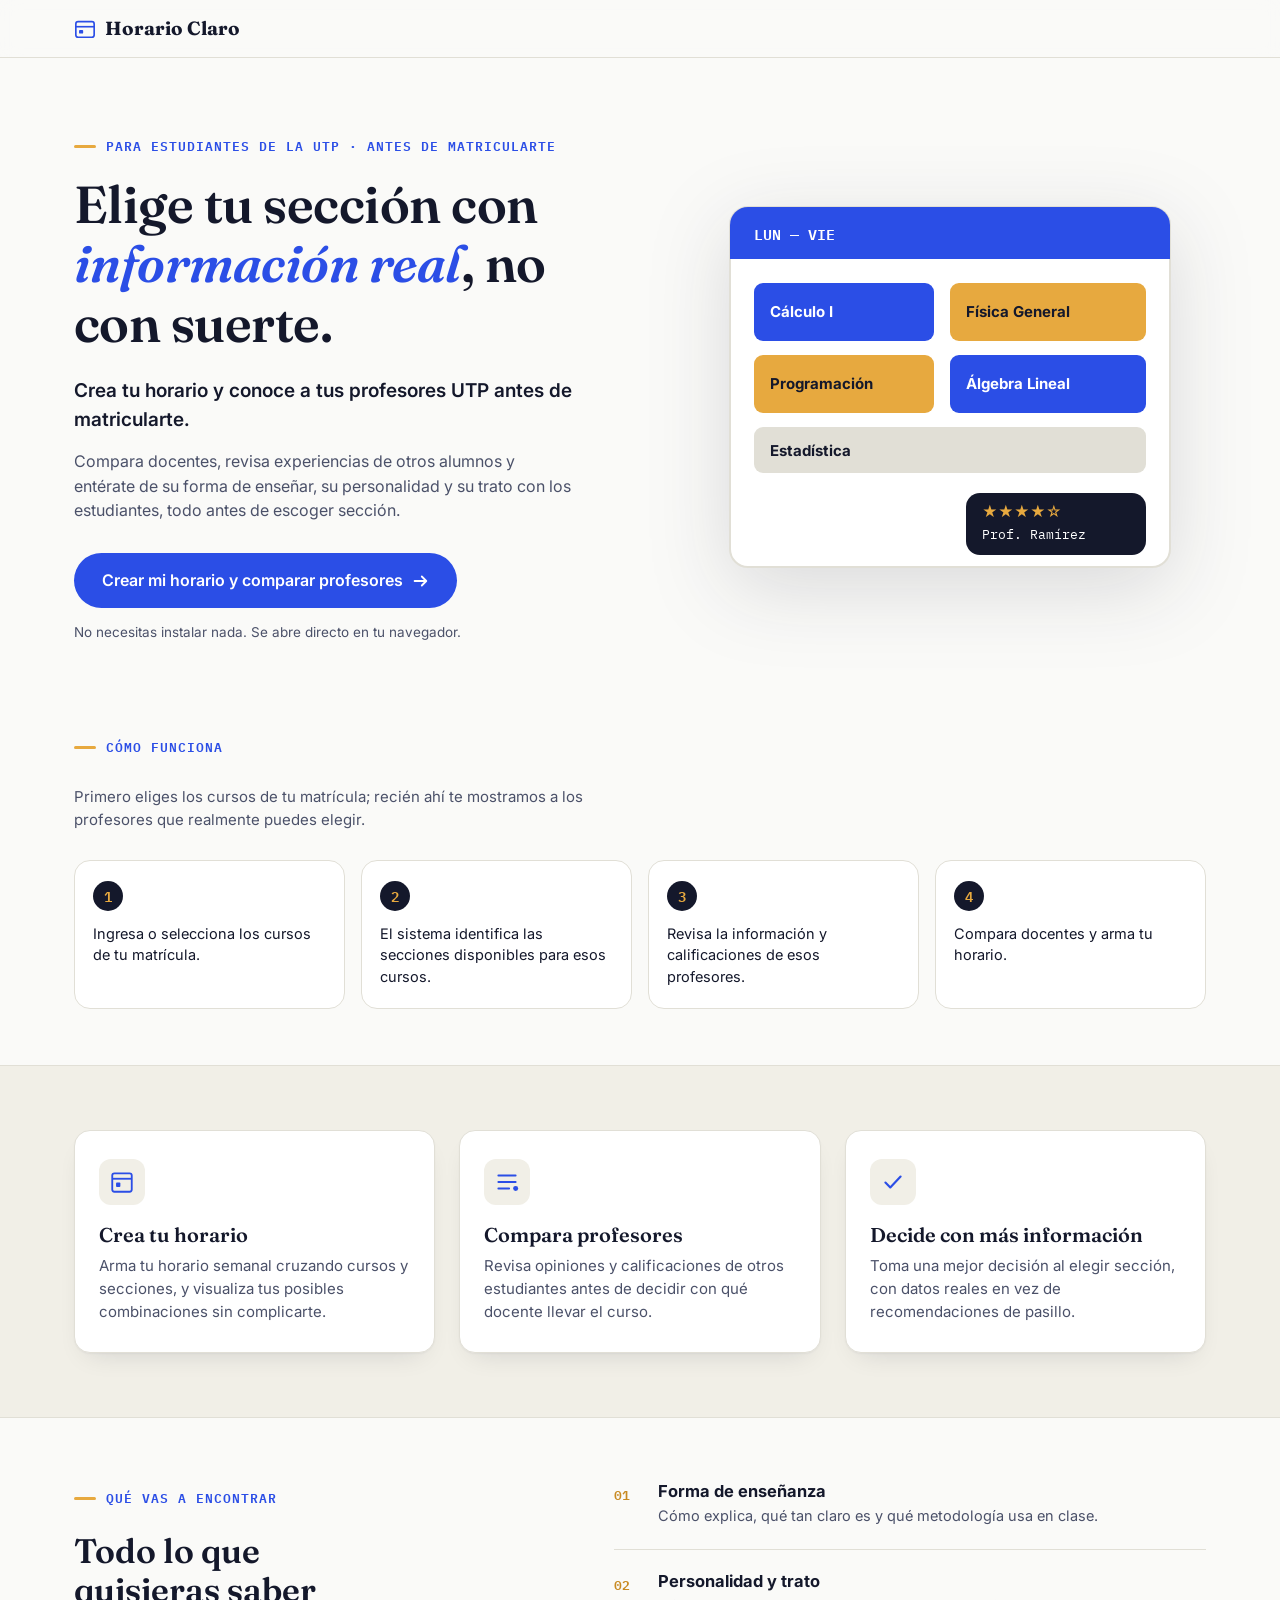
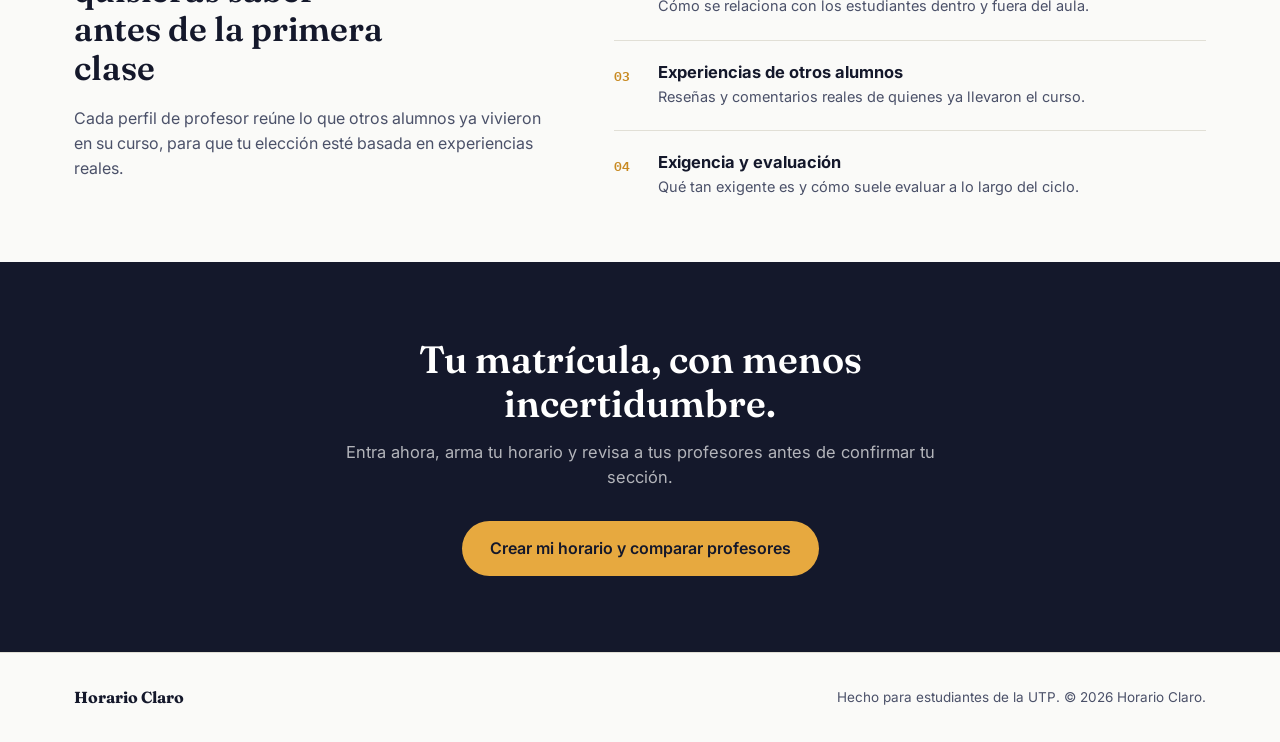
<file: index.html>
<!DOCTYPE html>
<html lang="es">
<head>
  <meta charset="UTF-8" />
  <meta name="viewport" content="width=device-width, initial-scale=1.0" />

  <!-- ============================================================ -->
  <!-- SEO — TÍTULO Y DESCRIPCIÓN                                    -->
  <!-- Cambia estos textos por los de tu proyecto real.               -->
  <!-- ============================================================ -->
  <title>Horario Claro — Crea tu horario UTP y conoce a tus profesores antes de matricularte</title>
  <meta name="description" content="Plataforma para estudiantes de la UTP: arma tu horario y compara profesores antes de elegir sección. Forma de enseñanza, trato con los estudiantes y experiencias de otros alumnos, todo en un solo lugar." />
  <meta name="keywords" content="horario UTP, horario universitario UTP, crear horario UTP, calificación de profesores UTP, reseñas de profesores UTP, matrícula UTP, elegir sección UTP, comparar profesores" />
  <meta name="author" content="Horario Claro" />
  <meta name="robots" content="index, follow" />

  <!-- ============================================================ -->
  <!-- URL CANÓNICA                                                   -->
  <!-- Reemplaza por la URL final de tu GitHub Pages, por ejemplo:    -->
  <!-- https://tu-usuario.github.io/tu-repositorio/                   -->
  <!-- ============================================================ -->
  <link rel="canonical" href="https://tu-usuario.github.io/tu-repositorio/" />

  <!-- ============================================================ -->
  <!-- OPEN GRAPH (compartir en redes / WhatsApp / etc.)              -->
  <!-- ============================================================ -->
  <meta property="og:type" content="website" />
  <meta property="og:site_name" content="Horario Claro" />
  <meta property="og:title" content="Horario Claro — Crea tu horario UTP y conoce a tus profesores antes de matricularte" />
  <meta property="og:description" content="Plataforma para estudiantes de la UTP: arma tu horario y compara profesores antes de elegir sección." />
  <meta property="og:url" content="https://tu-usuario.github.io/tu-repositorio/" />
  <meta property="og:image" content="https://tu-usuario.github.io/tu-repositorio/assets/og-image.png" />
  <meta property="og:image:width" content="1200" />
  <meta property="og:image:height" content="630" />
  <meta property="og:locale" content="es_PE" />

  <!-- Twitter / X Card -->
  <meta name="twitter:card" content="summary_large_image" />
  <meta name="twitter:title" content="Horario Claro — Crea tu horario UTP y conoce a tus profesores" />
  <meta name="twitter:description" content="Compara profesores y arma tu horario UTP antes de matricularte." />
  <meta name="twitter:image" content="https://tu-usuario.github.io/tu-repositorio/assets/og-image.png" />

  <!-- ============================================================ -->
  <!-- FAVICON                                                        -->
  <!-- ============================================================ -->
  <link rel="icon" type="image/svg+xml" href="icons/favicon.svg" />
  <link rel="icon" type="image/png" sizes="32x32" href="icons/favicon-32.png" />
  <link rel="icon" type="image/png" sizes="16x16" href="icons/favicon-16.png" />
  <link rel="apple-touch-icon" href="icons/apple-touch-icon.png" />
  <link rel="manifest" href="site.webmanifest" />
  <meta name="theme-color" content="#14182B" />

  <!-- ============================================================ -->
  <!-- RENDIMIENTO: precargar fuentes y evitar bloqueos               -->
  <!-- ============================================================ -->
  <link rel="preconnect" href="https://fonts.googleapis.com" />
  <link rel="preconnect" href="https://fonts.gstatic.com" crossorigin />
  <link href="https://fonts.googleapis.com/css2?family=Fraunces:ital,opsz,wght@0,9..144,400;0,9..144,600;0,9..144,700;1,9..144,500&family=Inter:wght@400;500;600;700&family=IBM+Plex+Mono:wght@500;600&display=swap" rel="stylesheet" />

  <link rel="stylesheet" href="css/styles.css" />

  <!-- ============================================================ -->
  <!-- DATOS ESTRUCTURADOS (ayuda a Google a entender la página)      -->
  <!-- ============================================================ -->
  <script type="application/ld+json">
  {
    "@context": "https://schema.org",
    "@type": "WebSite",
    "name": "Horario Claro",
    "url": "https://tu-usuario.github.io/tu-repositorio/",
    "description": "Plataforma para estudiantes de la UTP: crear horarios universitarios y comparar profesores antes de matricularse.",
    "inLanguage": "es"
  }
  </script>
</head>
<body>

  <!-- ============================================================ -->
  <!-- HEADER                                                         -->
  <!-- ============================================================ -->
  <header class="site-header" id="top">
    <div class="wrap header-inner">
      <a href="#top" class="brand">
        <span class="brand-mark" aria-hidden="true">
          <svg viewBox="0 0 24 24" width="22" height="22">
            <rect x="2" y="4" width="20" height="17" rx="2.5" fill="none" stroke="currentColor" stroke-width="1.8"/>
            <line x1="2" y1="9.5" x2="22" y2="9.5" stroke="currentColor" stroke-width="1.8"/>
            <rect x="5.5" y="13" width="4.5" height="4" rx="1" fill="currentColor"/>
          </svg>
        </span>
        Horario Claro
      </a>
    </div>
  </header>

  <main>
    <!-- ============================================================ -->
    <!-- HERO                                                           -->
    <!-- ============================================================ -->
    <section class="hero">
      <div class="wrap hero-inner">
        <div class="hero-copy">
          <p class="eyebrow"><span class="eyebrow-dash" aria-hidden="true"></span>Para estudiantes de la UTP · Antes de matricularte</p>
          <h1>Elige tu sección con <em>información real</em>, no con suerte.</h1>
          <p class="lead">Crea tu horario y conoce a tus profesores UTP antes de matricularte.</p>
          <p class="body-text">
            Compara docentes, revisa experiencias de otros alumnos y entérate de su forma de
            enseñar, su personalidad y su trato con los estudiantes, todo antes de escoger sección.
          </p>
          <a href="https://TU-APP.a.run.app" class="btn btn-primary btn-lg">
            Crear mi horario y comparar profesores
            <svg viewBox="0 0 20 20" width="18" height="18" aria-hidden="true"><path d="M4 10h12M12 5l5 5-5 5" fill="none" stroke="currentColor" stroke-width="2" stroke-linecap="round" stroke-linejoin="round"/></svg>
          </a>
          <p class="hero-note">No necesitas instalar nada. Se abre directo en tu navegador.</p>
        </div>

        <div class="hero-art" aria-hidden="true">
          <svg viewBox="0 0 460 380" class="schedule-mock" xmlns="http://www.w3.org/2000/svg">
            <rect x="10" y="10" width="440" height="360" rx="18" fill="var(--surface)" stroke="var(--line)" stroke-width="2"/>
            <rect x="10" y="10" width="440" height="52" rx="18" fill="var(--primary)"/>
            <rect x="10" y="44" width="440" height="18" fill="var(--primary)"/>
            <text x="34" y="43" font-family="IBM Plex Mono, monospace" font-size="15" fill="#fff" font-weight="600">LUN — VIE</text>

            <rect x="34" y="86" width="180" height="58" rx="9" fill="var(--primary)"/>
            <text x="50" y="120" font-family="Inter, sans-serif" font-size="15" fill="#fff" font-weight="700">Cálculo I</text>

            <rect x="230" y="86" width="196" height="58" rx="9" fill="var(--accent)"/>
            <text x="246" y="120" font-family="Inter, sans-serif" font-size="15" fill="#14182B" font-weight="700">Física General</text>

            <rect x="34" y="158" width="180" height="58" rx="9" fill="var(--accent)"/>
            <text x="50" y="192" font-family="Inter, sans-serif" font-size="15" fill="#14182B" font-weight="700">Programación</text>

            <rect x="230" y="158" width="196" height="58" rx="9" fill="var(--primary)"/>
            <text x="246" y="192" font-family="Inter, sans-serif" font-size="15" fill="#fff" font-weight="700">Álgebra Lineal</text>

            <rect x="34" y="230" width="392" height="46" rx="9" fill="var(--line)"/>
            <text x="50" y="259" font-family="Inter, sans-serif" font-size="15" fill="var(--ink)" font-weight="700">Estadística</text>

            <g transform="translate(246,296)">
              <rect width="180" height="62" rx="14" fill="var(--ink)"/>
              <text x="16" y="24" font-family="Inter, sans-serif" font-size="15" fill="var(--accent)">★★★★☆</text>
              <text x="16" y="46" font-family="IBM Plex Mono, monospace" font-size="12.5" fill="#fff">Prof. Ramírez</text>
            </g>
          </svg>
        </div>
      </div>
    </section>

    <!-- ============================================================ -->
    <!-- CÓMO FUNCIONA — flujo en 4 pasos                               -->
    <!-- ============================================================ -->
    <section class="section how-it-works">
      <div class="wrap">
        <div class="how-header">
          <p class="eyebrow"><span class="eyebrow-dash" aria-hidden="true"></span>Cómo funciona</p>
          <p class="how-note">Primero eliges los cursos de tu matrícula; recién ahí te mostramos a los profesores que realmente puedes elegir.</p>
        </div>

        <ol class="steps-row">
          <li>
            <span class="step-num">1</span>
            <p>Ingresa o selecciona los cursos de tu matrícula.</p>
          </li>
          <li>
            <span class="step-num">2</span>
            <p>El sistema identifica las secciones disponibles para esos cursos.</p>
          </li>
          <li>
            <span class="step-num">3</span>
            <p>Revisa la información y calificaciones de esos profesores.</p>
          </li>
          <li>
            <span class="step-num">4</span>
            <p>Compara docentes y arma tu horario.</p>
          </li>
        </ol>
      </div>
    </section>

    <!-- ============================================================ -->
    <!-- CÓMO AYUDA — 3 TARJETAS                                        -->
    <!-- ============================================================ -->
    <section class="section features">
      <div class="wrap">
        <div class="features-grid">
          <article class="feature-card">
            <span class="feature-icon" aria-hidden="true">
              <svg viewBox="0 0 24 24" width="26" height="26"><rect x="3" y="4" width="18" height="17" rx="2" fill="none" stroke="currentColor" stroke-width="1.7"/><line x1="3" y1="9" x2="21" y2="9" stroke="currentColor" stroke-width="1.7"/><rect x="6.5" y="12.5" width="4" height="4" rx="0.8" fill="currentColor"/></svg>
            </span>
            <h3>Crea tu horario</h3>
            <p>Arma tu horario semanal cruzando cursos y secciones, y visualiza tus posibles combinaciones sin complicarte.</p>
          </article>

          <article class="feature-card">
            <span class="feature-icon" aria-hidden="true">
              <svg viewBox="0 0 24 24" width="26" height="26"><path d="M4 6h16M4 12h16M4 18h10" stroke="currentColor" stroke-width="1.7" stroke-linecap="round" fill="none"/><circle cx="20" cy="18" r="2.3" fill="currentColor"/></svg>
            </span>
            <h3>Compara profesores</h3>
            <p>Revisa opiniones y calificaciones de otros estudiantes antes de decidir con qué docente llevar el curso.</p>
          </article>

          <article class="feature-card">
            <span class="feature-icon" aria-hidden="true">
              <svg viewBox="0 0 24 24" width="26" height="26"><path d="M5 12.5l4.5 4.5L19 7" fill="none" stroke="currentColor" stroke-width="2" stroke-linecap="round" stroke-linejoin="round"/></svg>
            </span>
            <h3>Decide con más información</h3>
            <p>Toma una mejor decisión al elegir sección, con datos reales en vez de recomendaciones de pasillo.</p>
          </article>
        </div>
      </div>
    </section>

    <!-- ============================================================ -->
    <!-- QUÉ PUEDES REVISAR DE CADA PROFESOR                            -->
    <!-- ============================================================ -->
    <section class="section aspects">
      <div class="wrap aspects-inner">
        <div class="aspects-copy">
          <p class="eyebrow"><span class="eyebrow-dash" aria-hidden="true"></span>Qué vas a encontrar</p>
          <h2>Todo lo que quisieras saber antes de la primera clase</h2>
          <p class="body-text">
            Cada perfil de profesor reúne lo que otros alumnos ya vivieron en su curso,
            para que tu elección esté basada en experiencias reales.
          </p>
        </div>

        <ul class="aspects-list">
          <li>
            <span class="aspects-tag">01</span>
            <div>
              <h4>Forma de enseñanza</h4>
              <p>Cómo explica, qué tan claro es y qué metodología usa en clase.</p>
            </div>
          </li>
          <li>
            <span class="aspects-tag">02</span>
            <div>
              <h4>Personalidad y trato</h4>
              <p>Cómo se relaciona con los estudiantes dentro y fuera del aula.</p>
            </div>
          </li>
          <li>
            <span class="aspects-tag">03</span>
            <div>
              <h4>Experiencias de otros alumnos</h4>
              <p>Reseñas y comentarios reales de quienes ya llevaron el curso.</p>
            </div>
          </li>
          <li>
            <span class="aspects-tag">04</span>
            <div>
              <h4>Exigencia y evaluación</h4>
              <p>Qué tan exigente es y cómo suele evaluar a lo largo del ciclo.</p>
            </div>
          </li>
        </ul>
      </div>
    </section>

    <!-- ============================================================ -->
    <!-- CTA FINAL                                                      -->
    <!-- ============================================================ -->
    <section class="cta-final">
      <div class="wrap cta-final-inner">
        <h2>Tu matrícula, con menos incertidumbre.</h2>
        <p>Entra ahora, arma tu horario y revisa a tus profesores antes de confirmar tu sección.</p>
        <a href="https://TU-APP.a.run.app" class="btn btn-accent btn-lg">Crear mi horario y comparar profesores</a>
      </div>
    </section>
  </main>

  <!-- ============================================================ -->
  <!-- FOOTER                                                         -->
  <!-- ============================================================ -->
  <footer class="site-footer">
    <div class="wrap footer-inner">
      <span class="brand brand-footer">Horario Claro</span>
      <p>Hecho para estudiantes de la UTP. © <span id="year">2026</span> Horario Claro.</p>
    </div>
  </footer>

  <script src="js/script.js"></script>
</body>
</html>
</file>
<file: css/styles.css>
/* ================================================================
   HORARIO CLARO — Landing page
   Sistema de diseño: papel + tinta académica
   ================================================================ */

:root {
  /* Color */
  --paper: #FAFAF8;
  --paper-alt: #F1EFE7;
  --ink: #14182B;
  --ink-soft: #4B5169;
  --primary: #2B4EE6;
  --primary-dark: #1E3AB8;
  --accent: #E7A93F;
  --accent-dark: #C88A22;
  --line: #E1DFD6;
  --surface: #FFFFFF;

  /* Tipografía */
  --font-display: "Fraunces", Georgia, serif;
  --font-body: "Inter", -apple-system, BlinkMacSystemFont, "Segoe UI", sans-serif;
  --font-mono: "IBM Plex Mono", "SF Mono", Consolas, monospace;

  /* Layout */
  --max-width: 1180px;
  --radius-sm: 10px;
  --radius-md: 16px;
  --radius-lg: 22px;
  --shadow-card: 0 1px 2px rgba(20, 24, 43, 0.04), 0 12px 28px -14px rgba(20, 24, 43, 0.16);
}

/* ---------------------------------------------------------------
   Reset básico
   --------------------------------------------------------------- */
*, *::before, *::after { box-sizing: border-box; }

html {
  scroll-behavior: smooth;
}

@media (prefers-reduced-motion: reduce) {
  html { scroll-behavior: auto; }
  *, *::before, *::after {
    animation-duration: 0.01ms !important;
    animation-iteration-count: 1 !important;
    transition-duration: 0.01ms !important;
  }
}

body {
  margin: 0;
  background: var(--paper);
  color: var(--ink);
  font-family: var(--font-body);
  font-size: 16px;
  line-height: 1.55;
  -webkit-font-smoothing: antialiased;
  text-rendering: optimizeLegibility;
  overflow-x: hidden;
}

img, svg { display: block; max-width: 100%; }

a { color: inherit; text-decoration: none; }

h1, h2, h3, h4 {
  font-family: var(--font-display);
  color: var(--ink);
  line-height: 1.15;
  margin: 0;
  font-weight: 600;
}

p { margin: 0; }

ul { list-style: none; margin: 0; padding: 0; }

.wrap {
  max-width: var(--max-width);
  margin: 0 auto;
  padding: 0 24px;
}

:focus-visible {
  outline: 2.5px solid var(--primary);
  outline-offset: 3px;
  border-radius: 4px;
}

/* ---------------------------------------------------------------
   Botones
   --------------------------------------------------------------- */
.btn {
  display: inline-flex;
  align-items: center;
  gap: 8px;
  font-family: var(--font-body);
  font-weight: 600;
  font-size: 15px;
  padding: 12px 22px;
  border-radius: 999px;
  transition: transform 0.15s ease, background-color 0.15s ease, box-shadow 0.15s ease;
  white-space: nowrap;
}

.btn-primary {
  background: var(--primary);
  color: #fff;
}
.btn-primary:hover {
  background: var(--primary-dark);
  transform: translateY(-1px);
}

.btn-accent {
  background: var(--accent);
  color: var(--ink);
}
.btn-accent:hover {
  background: var(--accent-dark);
  color: #fff;
  transform: translateY(-1px);
}

.btn-header {
  background: var(--ink);
  color: #fff;
  padding: 9px 18px;
  font-size: 14px;
}
.btn-header:hover { background: var(--primary); }

.btn-lg {
  padding: 15px 28px;
  font-size: 16px;
}

/* ---------------------------------------------------------------
   Header
   --------------------------------------------------------------- */
.site-header {
  position: sticky;
  top: 0;
  z-index: 50;
  background: rgba(250, 250, 248, 0.86);
  backdrop-filter: saturate(180%) blur(10px);
  border-bottom: 1px solid var(--line);
}

.header-inner {
  display: flex;
  align-items: center;
  justify-content: space-between;
  padding-top: 14px;
  padding-bottom: 14px;
}

.brand {
  display: inline-flex;
  align-items: center;
  gap: 9px;
  font-family: var(--font-display);
  font-weight: 700;
  font-size: 19px;
  color: var(--ink);
}

.brand-mark {
  display: inline-flex;
  color: var(--primary);
}

/* ---------------------------------------------------------------
   Eyebrow (etiqueta pequeña)
   --------------------------------------------------------------- */
.eyebrow {
  display: inline-flex;
  align-items: center;
  gap: 10px;
  font-family: var(--font-mono);
  font-size: 12.5px;
  font-weight: 600;
  letter-spacing: 0.08em;
  text-transform: uppercase;
  color: var(--primary);
  margin-bottom: 18px;
}

.eyebrow-dash {
  width: 22px;
  height: 3px;
  background: var(--accent);
  border-radius: 2px;
  display: inline-block;
}

/* ---------------------------------------------------------------
   Hero
   --------------------------------------------------------------- */
.hero {
  padding: 72px 0 88px;
  overflow: hidden;
}

.hero-inner {
  display: grid;
  grid-template-columns: 1.05fr 0.95fr;
  gap: 56px;
  align-items: center;
}

.hero-inner > * {
  min-width: 0;
}

.hero h1 {
  font-size: clamp(34px, 4.4vw, 52px);
  letter-spacing: -0.01em;
  max-width: 14ch;
}

.hero h1 em {
  font-style: italic;
  color: var(--primary);
}

.hero .lead {
  margin-top: 22px;
  font-size: 19px;
  font-weight: 600;
  color: var(--ink);
  max-width: 46ch;
}

.body-text {
  font-size: 16px;
  color: var(--ink-soft);
  max-width: 50ch;
}

.hero .body-text {
  margin-top: 14px;
}

.hero .btn-primary {
  margin-top: 30px;
}

.hero-note {
  margin-top: 14px;
  font-size: 13.5px;
  color: var(--ink-soft);
}

.hero-art {
  justify-self: center;
  width: 100%;
  max-width: 460px;
}

.schedule-mock {
  width: 100%;
  height: auto;
  filter: drop-shadow(0 20px 40px rgba(20, 24, 43, 0.14));
}

/* ---------------------------------------------------------------
   Secciones generales
   --------------------------------------------------------------- */
.section {
  padding: 64px 0;
}

.how-it-works {
  padding-top: 0;
  padding-bottom: 56px;
}

.how-header {
  margin-bottom: 28px;
}

.how-note {
  margin-top: 10px;
  font-size: 15px;
  color: var(--ink-soft);
  max-width: 64ch;
}

.steps-row {
  display: grid;
  grid-template-columns: repeat(4, 1fr);
  gap: 16px;
  list-style: none;
  margin: 0;
  padding: 0;
}

.steps-row li {
  background: var(--surface);
  border: 1px solid var(--line);
  border-radius: var(--radius-md);
  padding: 20px 18px;
}

.step-num {
  display: inline-flex;
  align-items: center;
  justify-content: center;
  width: 30px;
  height: 30px;
  border-radius: 50%;
  background: var(--ink);
  color: var(--accent);
  font-family: var(--font-mono);
  font-weight: 600;
  font-size: 14px;
  margin-bottom: 12px;
}

.steps-row p {
  font-size: 14.5px;
  color: var(--ink);
  line-height: 1.5;
}

.features {
  background: var(--paper-alt);
  border-top: 1px solid var(--line);
  border-bottom: 1px solid var(--line);
}

.features-grid {
  display: grid;
  grid-template-columns: repeat(3, 1fr);
  gap: 24px;
}

.feature-card {
  background: var(--surface);
  border: 1px solid var(--line);
  border-radius: var(--radius-md);
  padding: 28px 24px;
  box-shadow: var(--shadow-card);
}

.feature-icon {
  display: inline-flex;
  align-items: center;
  justify-content: center;
  width: 46px;
  height: 46px;
  border-radius: 12px;
  background: var(--paper-alt);
  color: var(--primary);
  margin-bottom: 18px;
}

.feature-card h3 {
  font-size: 20px;
  margin-bottom: 8px;
}

.feature-card p {
  color: var(--ink-soft);
  font-size: 15px;
}

/* ---------------------------------------------------------------
   Aspectos del profesor
   --------------------------------------------------------------- */
.aspects-inner {
  display: grid;
  grid-template-columns: 0.9fr 1.1fr;
  gap: 56px;
  align-items: start;
}

.aspects-inner > * {
  min-width: 0;
}

.aspects-copy h2 {
  font-size: clamp(26px, 3vw, 34px);
  margin-top: 6px;
  max-width: 14ch;
}

.aspects-copy .body-text {
  margin-top: 18px;
}

.aspects-list {
  display: grid;
  gap: 22px;
}

.aspects-list li {
  display: flex;
  gap: 18px;
  padding-bottom: 22px;
  border-bottom: 1px solid var(--line);
}

.aspects-list li > div {
  min-width: 0;
}

.aspects-list li:last-child {
  border-bottom: none;
  padding-bottom: 0;
}

.aspects-tag {
  font-family: var(--font-mono);
  font-size: 13px;
  font-weight: 600;
  color: var(--accent-dark);
  padding-top: 3px;
  min-width: 26px;
}

.aspects-list h4 {
  font-size: 16.5px;
  font-family: var(--font-body);
  font-weight: 700;
  margin-bottom: 4px;
}

.aspects-list p {
  color: var(--ink-soft);
  font-size: 14.5px;
}

/* ---------------------------------------------------------------
   CTA final
   --------------------------------------------------------------- */
.cta-final {
  background: var(--ink);
  padding: 76px 0;
}

.cta-final-inner {
  text-align: center;
  max-width: 640px;
}

.cta-final h2 {
  color: #fff;
  font-size: clamp(28px, 3.6vw, 38px);
}

.cta-final p {
  color: rgba(255, 255, 255, 0.68);
  font-size: 16.5px;
  margin-top: 14px;
}

.cta-final .btn {
  margin-top: 30px;
}

/* ---------------------------------------------------------------
   Footer
   --------------------------------------------------------------- */
.site-footer {
  padding: 32px 0;
  border-top: 1px solid var(--line);
}

.footer-inner {
  display: flex;
  align-items: center;
  justify-content: space-between;
  flex-wrap: wrap;
  gap: 10px;
}

.brand-footer {
  font-size: 16px;
}

.site-footer p {
  font-size: 13.5px;
  color: var(--ink-soft);
}

/* ---------------------------------------------------------------
   Responsive
   --------------------------------------------------------------- */
@media (max-width: 860px) {
  .hero-inner {
    grid-template-columns: 1fr;
    gap: 44px;
  }
  .hero-art { order: -1; max-width: 380px; }
  .hero { padding: 44px 0 60px; text-align: left; }

  .features-grid {
    grid-template-columns: 1fr;
  }

  .steps-row {
    grid-template-columns: repeat(2, 1fr);
  }

  .aspects-inner {
    grid-template-columns: 1fr;
    gap: 36px;
  }

  .aspects-copy h2, .aspects-copy p, .hero .lead, .hero .body-text {
    max-width: none;
  }
}

@media (max-width: 480px) {
  .wrap { padding: 0 18px; }
  .hero { padding: 34px 0 48px; }
  .section { padding: 48px 0; }
  .steps-row { grid-template-columns: 1fr; }
  .btn-header { padding: 8px 14px; font-size: 13px; }
  .cta-final { padding: 56px 0; }
}
</file>
